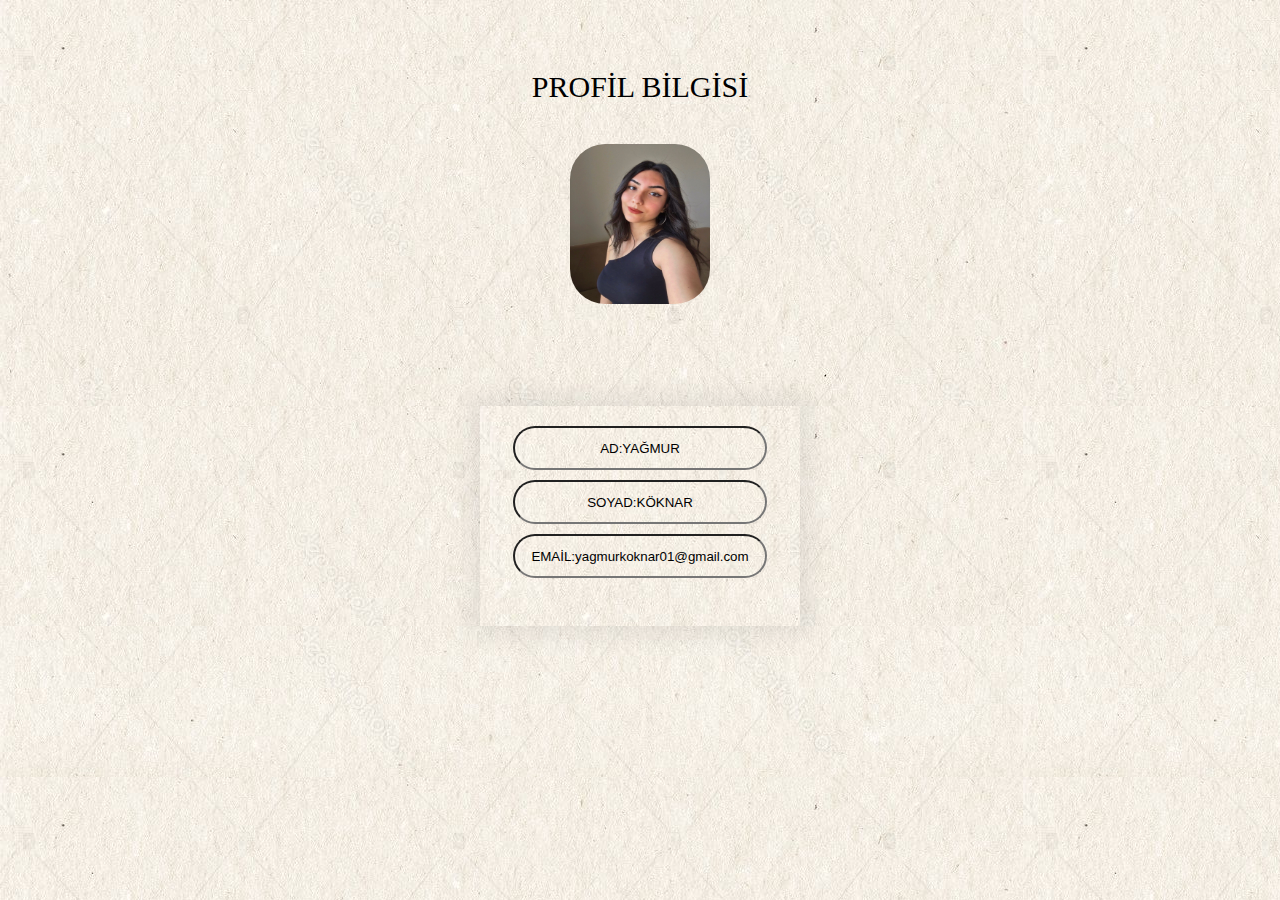
<file: SikayetVar/profil1/index.html>
<!DOCTYPE html>
<html lang="en">
<head>
    <meta charset="UTF-8">
    <meta http-equiv="X-UA-Compatible" content="IE=edge">
    <meta name="viewport" content="width=device-width, initial-scale=1.0">
    <title>Document</title>
    <link rel="stylesheet" href="style.css">
</head>
<body>
    <div class="navbar">PROFİL BİLGİSİ</div>
    <img class="foto" src="foto1.jpeg">
    <div class="ekran">
        <form action="#" class="kutu">
            <div class="kutu1">
                <input type="text" value="AD:YAĞMUR">
            </div>
            <div class="kutu2">
                <input type="text" value="SOYAD:KÖKNAR">
            </div>
            <div class="kutu3">
                <input type="text" value="EMAİL:yagmurkoknar01@gmail.com">
            </div>
        </form>

    </div>
</body>
</html>
</file>
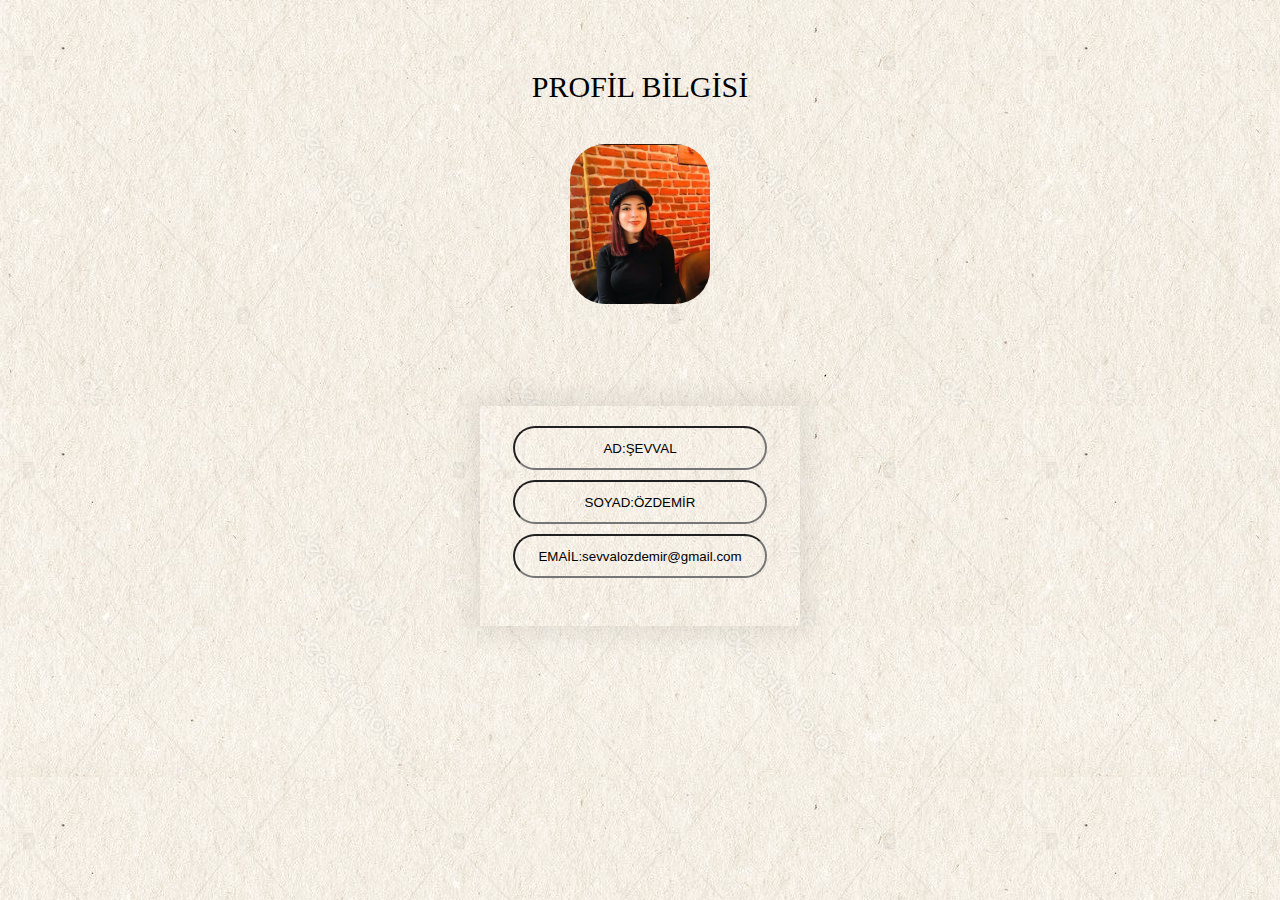
<file: SikayetVar/profil2/index.html>
<!DOCTYPE html>
<html lang="en">
<head>
    <meta charset="UTF-8">
    <meta http-equiv="X-UA-Compatible" content="IE=edge">
    <meta name="viewport" content="width=device-width, initial-scale=1.0">
    <title>Document</title>
    <link rel="stylesheet" href="style.css">
</head>
<body>
    <div class="navbar">PROFİL BİLGİSİ</div>
    <img class="foto" src="foto2.jpg">
    <div class="ekran">
        <form action="#" class="kutu">
            <div class="kutu1">
                <input type="text" value="AD:ŞEVVAL">
            </div>
            <div class="kutu2">
                <input type="text" value="SOYAD:ÖZDEMİR">
            </div>
            <div class="kutu3">
                <input type="text" value="EMAİL:sevvalozdemir@gmail.com">
            </div>
        </form>

    </div>
</body>
</html>
</file>
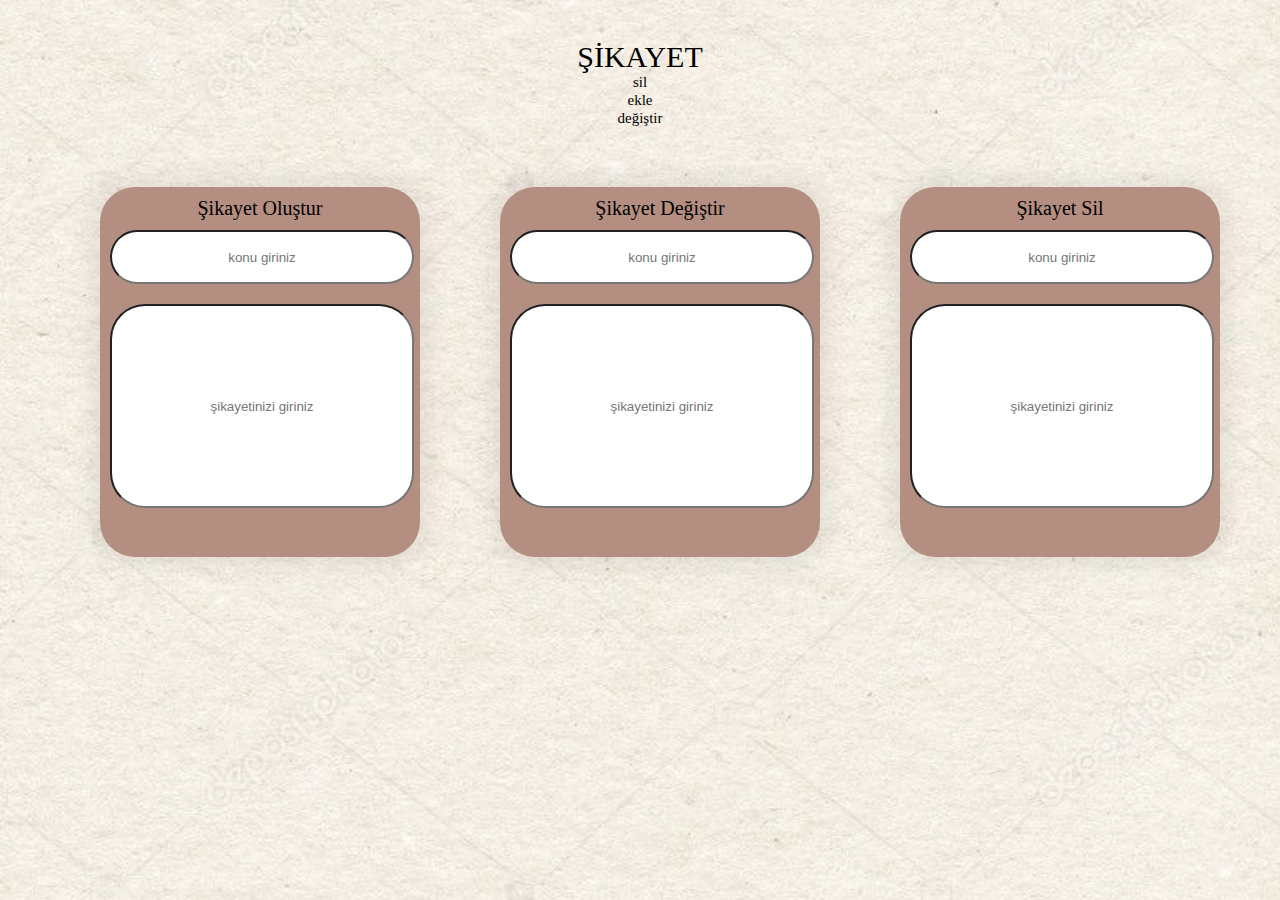
<file: SikayetVar/ŞikayetEkranı/index.html>
<!DOCTYPE html>
<html lang="en">
<head>
    <meta charset="UTF-8">
    <meta http-equiv="X-UA-Compatible" content="IE=edge">
    <meta name="viewport" content="width=device-width, initial-scale=1.0">
    <title>Document</title>
    <link rel="stylesheet" href="style.css">
</head>
<body>
<div class="anaekran">
    <div class="b1">ŞİKAYET</div>
    <div class="b2">sil</div>
    <div class="b3">ekle</div>
    <div class="b4">değiştir</div>
    <form class="sikayet1">
        <div class="baslik1">Şikayet Oluştur</div>
        <input type="text" placeholder="konu giriniz">
        <input class="text" type="text" placeholder="şikayetinizi giriniz">
    </form>
    <form class="sikayet2">
        <div class="baslik2">Şikayet Değiştir</div>
        <input type="text" placeholder="konu giriniz">
        <input class="text" type="text" placeholder="şikayetinizi giriniz">
    </form>
    <form class="sikayet3">
        <div class="baslik3">Şikayet Sil</div>
        <input type="text" placeholder="konu giriniz">
        <input class="text" type="text" placeholder="şikayetinizi giriniz">
    </form>
</div>
</body>
</html>
</file>
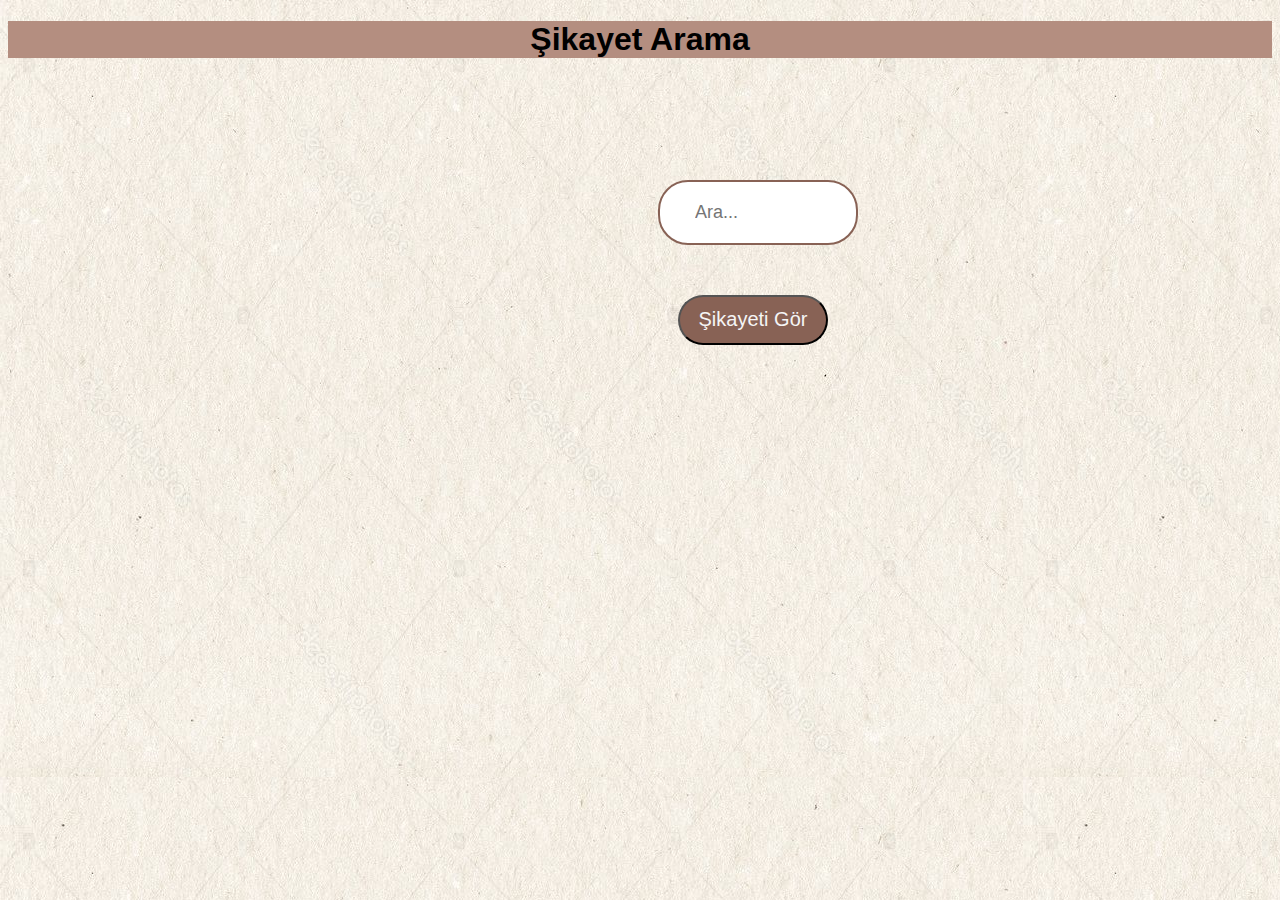
<file: SikayetVar/ŞikayetArama/sikayetarama.html>
<!DOCTYPE html>
<html lang="en">
<head>
    <meta charset="UTF-8">
    <meta http-equiv="X-UA-Compatible" content="IE=edge">
    <meta name="viewport" content="width=device-width, initial-scale=1.0">
    <link rel="stylesheet" href="style.css">
    <link rel="stylesheet" href="https://use.fontawesome.com/releases/v5.4.1/css/all.css" integrity="sha384-5sAR7xN1Nv6T6+dT2mhtzEpVJvfS3NScPQTrOxhwjIuvcA67KV2R5Jz6kr4abQsz" crossorigin="anonymous">
 
    <title>NeBuŞikayet</title>
</head>
<body>
    <div class="navbar">
        <h1 id="baslik">Şikayet Arama</h1>
    </div>
    <form>
        <div id="box">
            <input type="text" id="search" placeholder="Ara...">
            <i class="fa fa-search"></i>
        </div>
     </form>
<input type="button" class="btn"  value="Şikayeti Gör">

    

    
</body>
</html>
</file>
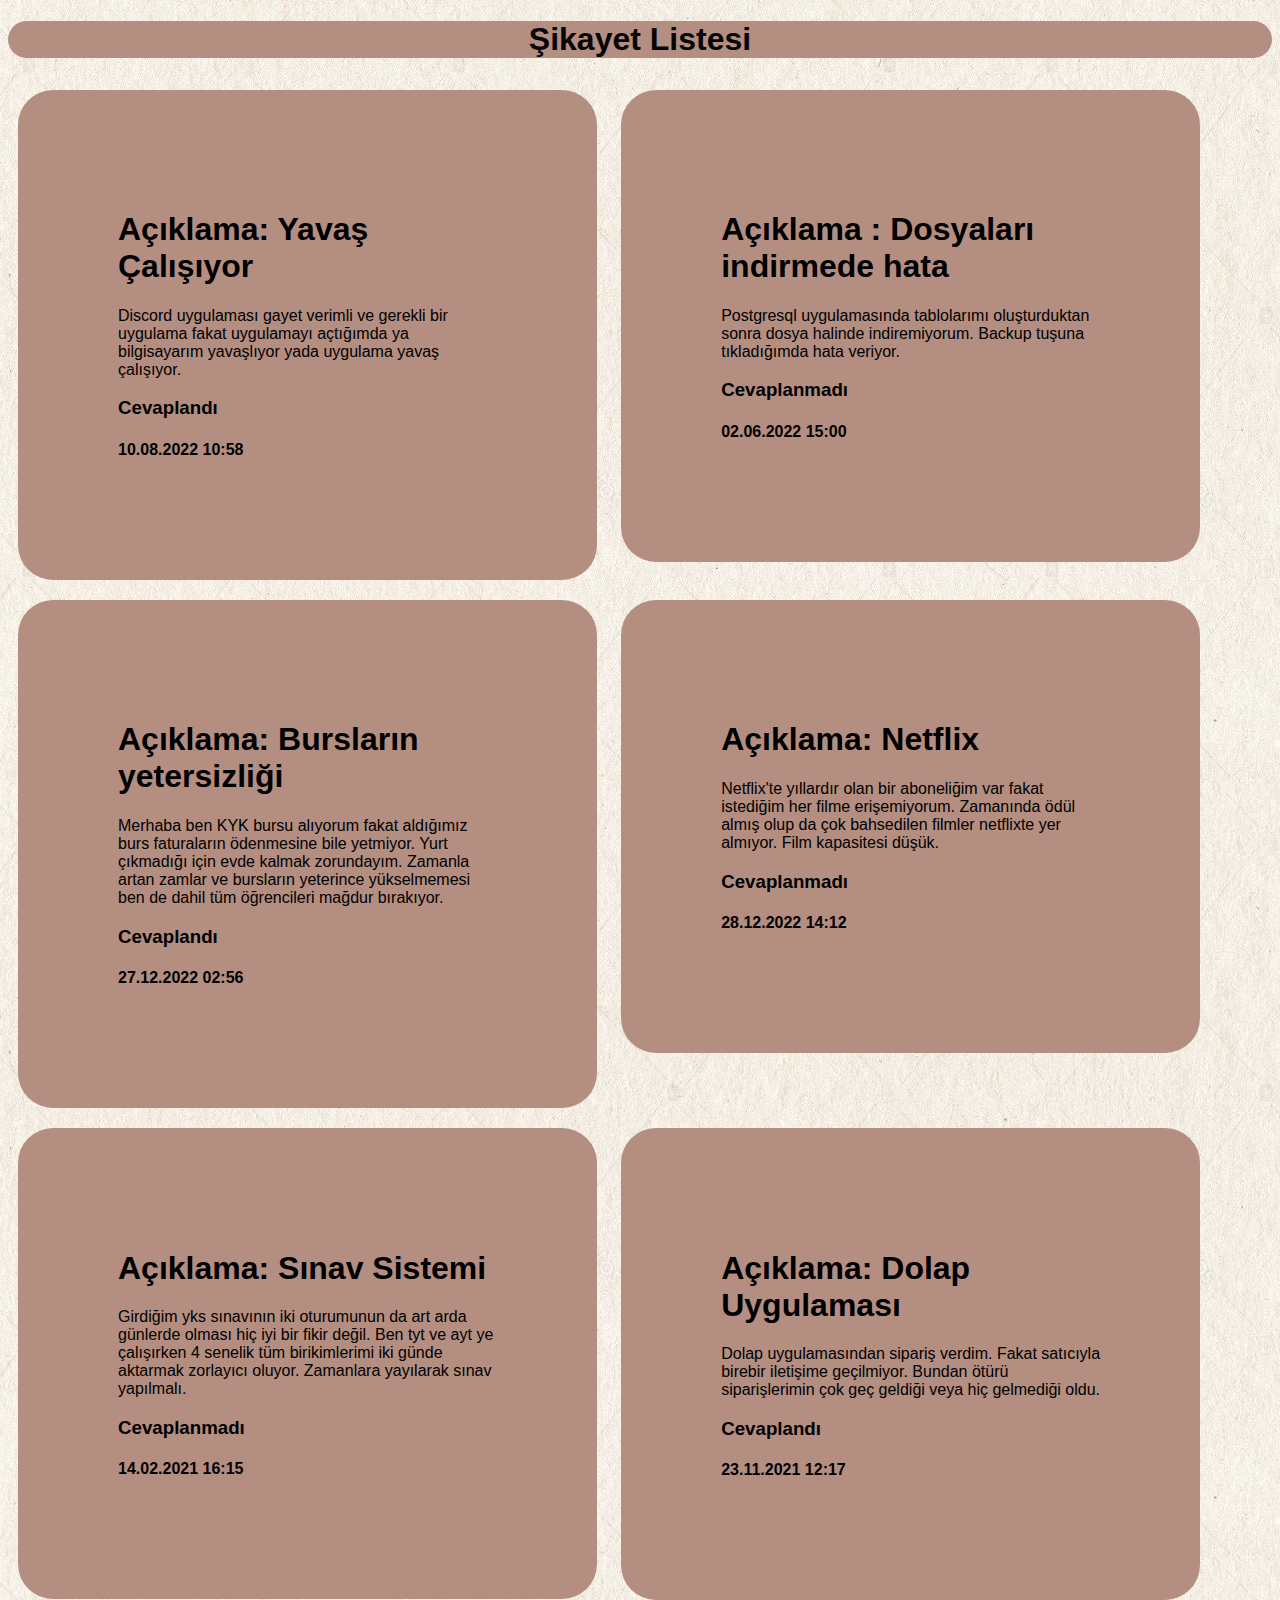
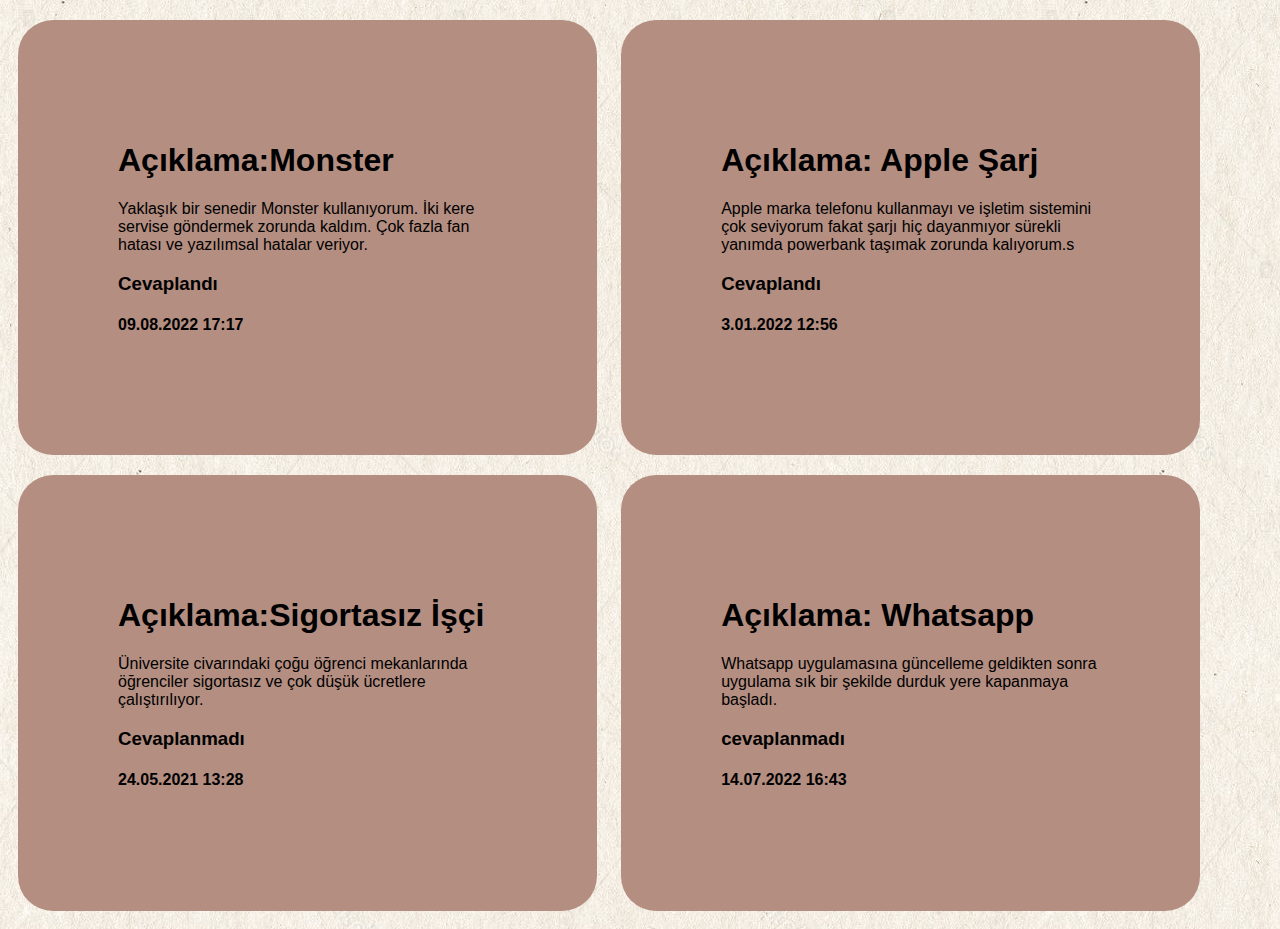
<file: SikayetVar/ŞikayetListele/sikayet.html>
<!DOCTYPE html>
<html lang="en">
<head>
    <meta charset="UTF-8">
    <meta http-equiv="X-UA-Compatible" content="IE=edge">
    <meta name="viewport" content="width=device-width, initial-scale=1.0">
    <link rel="stylesheet" href="style.css">
    <title>NeBuŞikayet</title>
</head>
<body>
    <div class="navbar">
        <h1 id="yazı">Şikayet Listesi</h1>
    </div>
    <div class="sikayetkutusu">
    <h1>Açıklama: Yavaş Çalışıyor </h1>
    
    <p>
       Discord uygulaması gayet verimli ve gerekli bir uygulama fakat uygulamayı açtığımda ya bilgisayarım yavaşlıyor yada uygulama yavaş çalışıyor.
    </p>
    <h3>Cevaplandı</h3>
    <h4>10.08.2022  10:58</h4>    
   </div>

 <div class="sikayetkutusu">
    <h1>Açıklama  : Dosyaları indirmede hata</h1>
    
    <p>
       Postgresql uygulamasında tablolarımı oluşturduktan sonra dosya halinde indiremiyorum. Backup tuşuna tıkladığımda hata veriyor.
        
    </p>
    <h3>Cevaplanmadı</h3>
    <h4>02.06.2022   15:00</h4>

 </div>

 <div class="sikayetkutusu">
    <h1>Açıklama: Bursların yetersizliği </h1>
    
    <p>
        Merhaba ben KYK bursu  alıyorum fakat aldığımız burs faturaların ödenmesine bile yetmiyor. Yurt çıkmadığı için evde kalmak zorundayım. Zamanla artan zamlar ve bursların yeterince yükselmemesi ben de dahil tüm öğrencileri mağdur bırakıyor. 
        
    </p>
    <h3>Cevaplandı</h3>
    <h4>27.12.2022   02:56</h4>
</div>

<div class="sikayetkutusu">
    <h1>Açıklama: Netflix</h1>
    
    <p>
       Netflix'te yıllardır olan bir aboneliğim var fakat istediğim her filme erişemiyorum. Zamanında ödül almış olup da çok bahsedilen filmler netflixte yer almıyor. Film kapasitesi düşük.
        
    </p>
    <h3>Cevaplanmadı</h3>
    <h4>28.12.2022   14:12</h4>
</div>

<div class="sikayetkutusu">
    <h1>Açıklama: Sınav Sistemi </h1>
    
    <p>
        Girdiğim yks sınavının iki oturumunun da art arda günlerde olması hiç iyi bir fikir değil. Ben tyt ve ayt ye çalışırken 4 senelik tüm birikimlerimi iki günde aktarmak zorlayıcı oluyor. Zamanlara yayılarak sınav yapılmalı.
        
    </p>
    <h3>Cevaplanmadı</h3>
    <h4>14.02.2021   16:15</h4>
</div>

<div class="sikayetkutusu">
    <h1>Açıklama: Dolap Uygulaması </h1>
    
    <p>
        Dolap uygulamasından sipariş verdim. Fakat satıcıyla birebir iletişime geçilmiyor. Bundan ötürü siparişlerimin çok geç geldiği veya hiç gelmediği oldu.
        
    </p>
    <h3>Cevaplandı</h3>
    <h4>23.11.2021   12:17</h4>
</div>

<div class="sikayetkutusu">
    <h1>Açıklama:Monster</h1>
    
    <p>
        Yaklaşık bir senedir Monster kullanıyorum. İki kere servise göndermek zorunda kaldım. Çok fazla fan hatası ve yazılımsal hatalar veriyor. 
        
    </p>
    <h3>Cevaplandı</h3>
    <h4>09.08.2022   17:17</h4>
</div>

<div class="sikayetkutusu">
    <h1>Açıklama: Apple Şarj </h1>
    
    <p>
        Apple marka telefonu kullanmayı ve işletim sistemini çok seviyorum fakat şarjı hiç dayanmıyor sürekli yanımda powerbank taşımak zorunda kalıyorum.s
        
    </p>
    <h3>Cevaplandı</h3>
    <h4>3.01.2022  12:56</h4>
</div>

<div class="sikayetkutusu">
    <h1>Açıklama:Sigortasız İşçi </h1>
    
    <p>
        Üniversite civarındaki çoğu öğrenci mekanlarında öğrenciler sigortasız ve çok düşük ücretlere çalıştırılıyor.
    </p>
    <h3>Cevaplanmadı</h3>
    <h4>24.05.2021   13:28</h4>
</div>

<div class="sikayetkutusu">
    <h1>Açıklama: Whatsapp</h1>
    
    <p>
        Whatsapp uygulamasına güncelleme geldikten sonra uygulama sık bir şekilde durduk yere kapanmaya başladı. 
        
    </p>
    <h3>cevaplanmadı</h3>
    <h4>14.07.2022    16:43</h4>
</div>
</body>
</html>
</file>
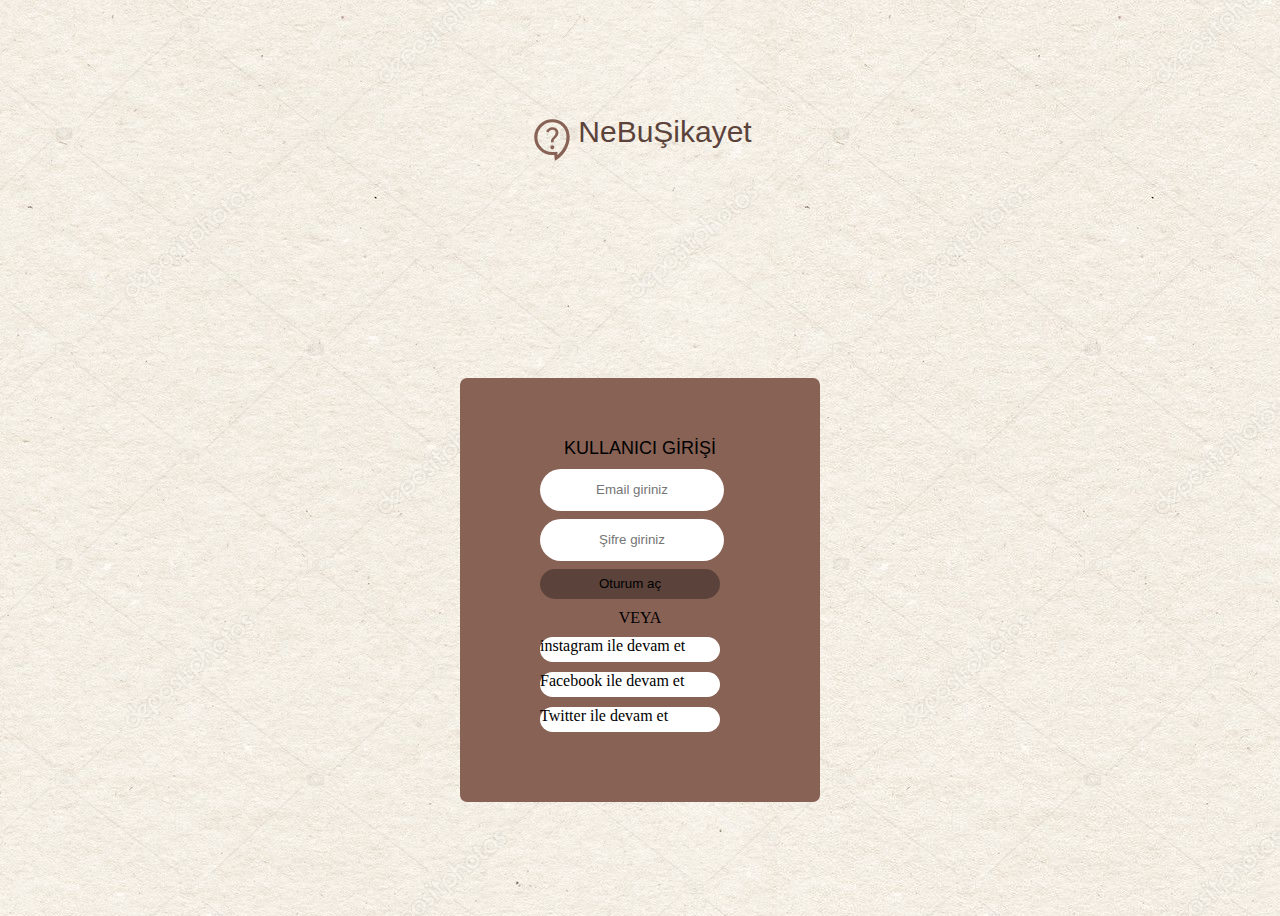
<file: SikayetVar/Giriş/Kullanıcı Girişi/kullanicigiris.html>
<!DOCTYPE html>
<html lang="en">
<head>
    <meta charset="UTF-8">
    <meta http-equiv="X-UA-Compatible" content="IE=edge">
    <meta name="viewport" content="width=device-width, initial-scale=1.0">
    <title>Kullanıcı Girişi</title>
    <link rel="stylesheet" href="loginn.css">
    <link rel="stylesheet" href="https://cdnjs.cloudflare.com/ajax/libs/font-awesome/6.2.1/css/all.min.css" integrity="sha512-MV7K8+y+gLIBoVD59lQIYicR65iaqukzvf/nwasF0nqhPay5w/9lJmVM2hMDcnK1OnMGCdVK+iQrJ7lzPJQd1w==" crossorigin="anonymous" referrerpolicy="no-referrer" />
    <link rel="stylesheet" href="https://fonts.googleapis.com/css2?family=Material+Symbols+Outlined:opsz,wght,FILL,GRAD@48,400,0,0" />
    
</head>
<body>
    
    <div class="anabaslik">NeBuŞikayet<span class="material-symbols-outlined" id="iconumuz" style="font-size:50px;">   contact_support    </span>

    </div>
    
    <div class="ekran">
    <form action="#">
    <div class="baslik">KULLANICI GİRİŞİ</div>  
    <div class="kutu">
        <input type="email" placeholder="Email giriniz">
        
    </div>
    <div class="kutu">
        <input type="password" placeholder="Şifre giriniz">
        
    </div>
    <div class="kutu3">
        <input type="button" value="Oturum aç">
        <div class="text">VEYA</div>
    
    </form>
    <div class="instagram"><a href="https://www.instagram.com/" style="text-decoration: none;" id="siyah"><i class="fa-brands fa-square-instagram" id="insta"></i>instagram ile devam et</a></div>
    <div class="facebook"><a href="https://tr-tr.facebook.com/" style="text-decoration: none;" id="siyah"><i class="fa-brands fa-square-facebook" id="face"></i>Facebook ile devam et</a></div>
    <div class="twitter"><a href="https://www.twitter.com/" style="text-decoration: none;" id="siyah"><i class="fa-brands fa-square-twitter" id="twit"></i>Twitter ile devam et</a></div>
</div>

</body>
</html>
</file>
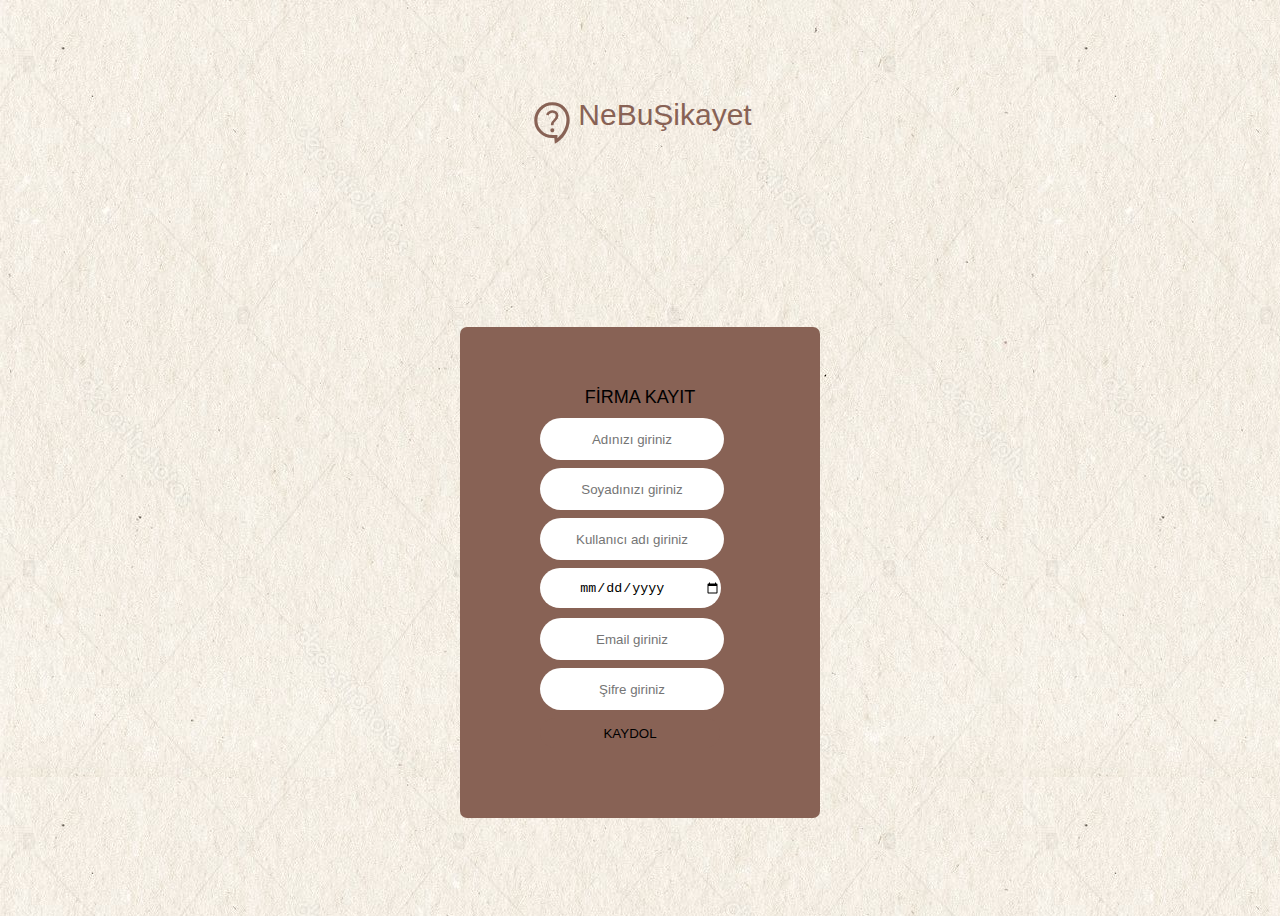
<file: SikayetVar/Kaydol/Firma Kayıt/firmakayit.html>
<!DOCTYPE html>
<html lang="en">
<head>
    <meta charset="UTF-8">
    <meta http-equiv="X-UA-Compatible" content="IE=edge">
    <meta name="viewport" content="width=device-width, initial-scale=1.0">
    <title>Kaydol</title>
    <link rel="stylesheet" href="firmastyle.css">
    <link rel="stylesheet" href="https://cdnjs.cloudflare.com/ajax/libs/font-awesome/6.2.1/css/all.min.css" integrity="sha512-MV7K8+y+gLIBoVD59lQIYicR65iaqukzvf/nwasF0nqhPay5w/9lJmVM2hMDcnK1OnMGCdVK+iQrJ7lzPJQd1w==" crossorigin="anonymous" referrerpolicy="no-referrer" />
    <link rel="stylesheet" href="https://fonts.googleapis.com/css2?family=Material+Symbols+Outlined:opsz,wght,FILL,GRAD@48,400,0,0" />
    
</head>
<body>
    
    <div class="anabaslik">NeBuŞikayet<span class="material-symbols-outlined" id="iconumuz" style="font-size:50px;">   contact_support    </span>

    </div>
    
    <div class="ekran">
    <form action="#">
    <div class="baslik">FİRMA KAYIT</div>  
    <div class="kutu">
        <input type="text" placeholder="Adınızı giriniz">
    </div>
    <div class="kutu">
        <input type="text" placeholder="Soyadınızı giriniz">
    </div>
    <div class="kutu">
        <input type="text" placeholder="Kullanıcı adı giriniz">
    </div>
    <div class="kutu">
        <input type="date" placeholder="Doğum tarihinizi giriniz" >
    </div>
    <div class="kutu">
        <input type="email" placeholder="Email giriniz">
        
    </div>
    <div class="kutu">
        <input type="password" placeholder="Şifre giriniz">
        
    </div>
    <div class="kutu3">
        <input type="button" value="KAYDOL">
       
    
    </form>
    
</div>

</body>
</html>
</file>
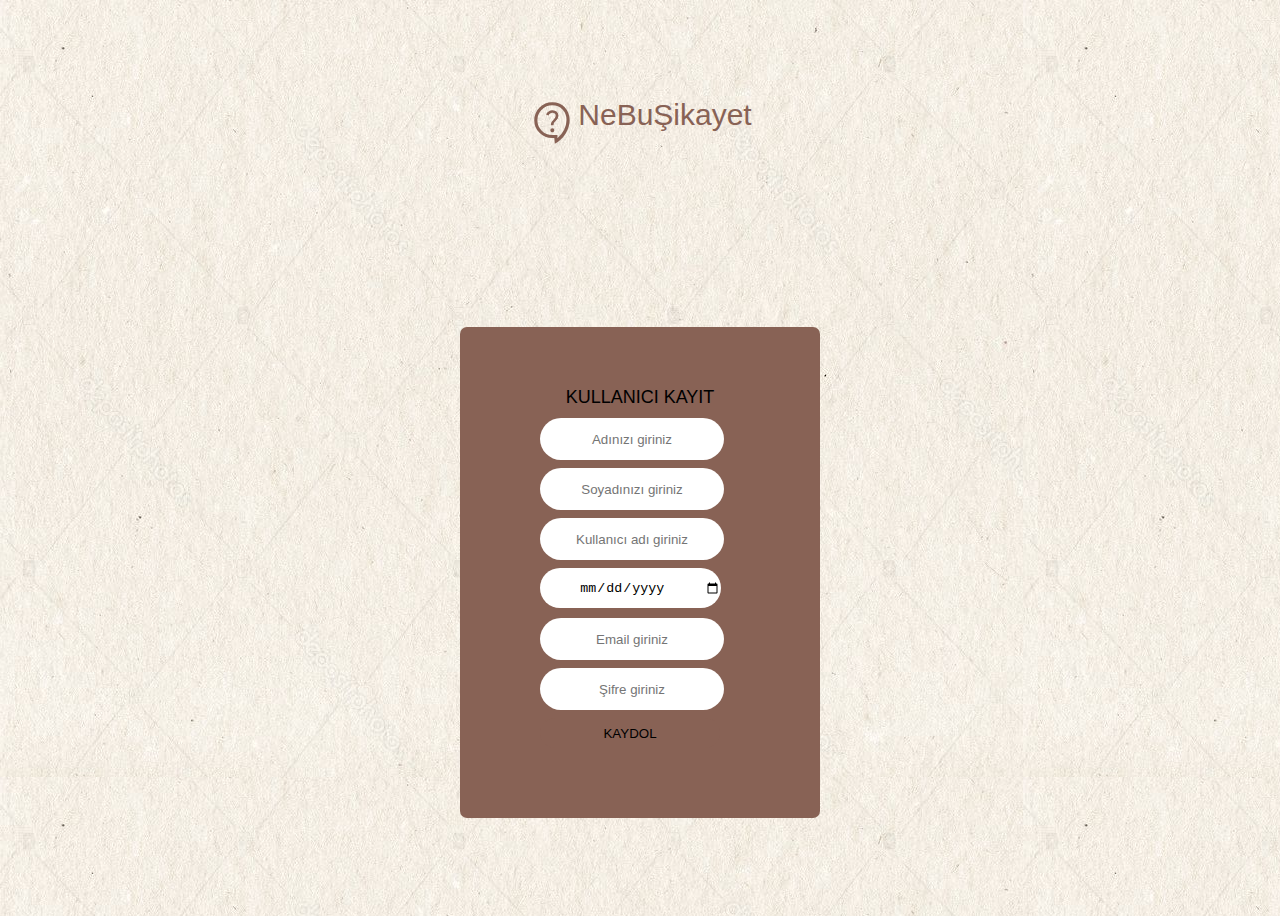
<file: SikayetVar/Kaydol/Kullanıcı Kayıt/kullanicikayit.html>
<!DOCTYPE html>
<html lang="en">
<head>
    <meta charset="UTF-8">
    <meta http-equiv="X-UA-Compatible" content="IE=edge">
    <meta name="viewport" content="width=device-width, initial-scale=1.0">
    <title>Kaydol</title>
    <link rel="stylesheet" href="kullanicistyle.css">
    <link rel="stylesheet" href="https://cdnjs.cloudflare.com/ajax/libs/font-awesome/6.2.1/css/all.min.css" integrity="sha512-MV7K8+y+gLIBoVD59lQIYicR65iaqukzvf/nwasF0nqhPay5w/9lJmVM2hMDcnK1OnMGCdVK+iQrJ7lzPJQd1w==" crossorigin="anonymous" referrerpolicy="no-referrer" />
    <link rel="stylesheet" href="https://fonts.googleapis.com/css2?family=Material+Symbols+Outlined:opsz,wght,FILL,GRAD@48,400,0,0" />
    
</head>
<body>
    
    <div class="anabaslik">NeBuŞikayet<span class="material-symbols-outlined" id="iconumuz" style="font-size:50px;">   contact_support    </span>

    </div>
    
    <div class="ekran">
    <form action="#">
    <div class="baslik">KULLANICI KAYIT</div>  
    <div class="kutu">
        <input type="text" placeholder="Adınızı giriniz">
    </div>
    <div class="kutu">
        <input type="text" placeholder="Soyadınızı giriniz">
    </div>
    <div class="kutu">
        <input type="text" placeholder="Kullanıcı adı giriniz">
    </div>
    <div class="kutu">
        <input type="date" placeholder="Doğum tarihinizi giriniz" >
    </div>
    <div class="kutu">
        <input type="email" placeholder="Email giriniz">
        
    </div>
    <div class="kutu">
        <input type="password" placeholder="Şifre giriniz">
        
    </div>
    <div class="kutu3">
        <input type="button" value="KAYDOL">
       
    
    </form>
    
</div>

</body>
</html>
</file>
<file: SikayetVar/profil1/style.css>
*{
    margin: 0;
    padding: 0;
}

.kutu{
    width: 300px;
    height: 200px;
    position: relative;
    margin: 8% auto;
    background-color: rgb(180, 142, 128);
    box-shadow: 0 0 20px 10px #6865641e;
    padding: 10px; 
}
.ekran{
    background-color:rgb(180, 142, 128);
}
.kutu1{
    margin-top: 10px;
    margin-bottom: 10px;
    text-align: center;
    background-color:rgb(180, 142, 128);
}

form input{
    border-radius: 30px;
    width: 250px;
    height: 40px;
    background-color:rgb(180, 142, 128);
}

form input[value]{
    text-align: center;
}
.kutu2{
    margin-top: 10px;
    margin-bottom: 10px;
    text-align: center;
}
.kutu3{
    margin-top: 10px;
    margin-bottom: 10px;
    text-align: center;
}

.foto{
    margin: auto;
    width: 140px;
    height: 160px;
    border-radius: 35px;
    display: block;
    margin-top: 110px;
    
    
}
*{
    background-image: url(krem.jpg);
}
.navbar{
    text-align: center;
    font-size: 30px;
    position: relative;
    top: 70px;
}
</file>
<file: SikayetVar/profil2/style.css>
*{
    margin: 0;
    padding: 0;
}

.kutu{
    width: 300px;
    height: 200px;
    position: relative;
    margin: 8% auto;
    background-color: rgb(180, 142, 128);
    box-shadow: 0 0 20px 10px #6865641e;
    padding: 10px; 
}
.ekran{
    background-color:rgb(180, 142, 128);
}
.kutu1{
    margin-top: 10px;
    margin-bottom: 10px;
    text-align: center;
    background-color:rgb(180, 142, 128);
}

form input{
    border-radius: 30px;
    width: 250px;
    height: 40px;
    background-color:rgb(180, 142, 128);
}

form input[value]{
    text-align: center;
}
.kutu2{
    margin-top: 10px;
    margin-bottom: 10px;
    text-align: center;
}
.kutu3{
    margin-top: 10px;
    margin-bottom: 10px;
    text-align: center;
}

.foto{
    margin: auto;
    width: 140px;
    height: 160px;
    border-radius: 35px;
    display: block;
    margin-top: 110px;
    
    
}
*{
    background-image: url(krem.jpg);
}
.navbar{
    text-align: center;
    font-size: 30px;
    position: relative;
    top: 70px;
}
</file>
<file: SikayetVar/ŞikayetEkranı/style.css>
*{
    margin: 0;
    padding: 0;
}
.anaekran{
    width: 100%;
    height: 100%;
    background-image: url(arkapln.jpeg);
    position: absolute;
    background-position: center;
    background-size: cover;
    background-attachment: fixed;

}
.sikayet1{
   width: 300px;
    height: 350px;
    position: relative;
    border-radius: 35px;
    margin: 8% auto;
    background-color: rgb(180, 142, 128);
    box-shadow: 0 0 20px 10px #6865641e;
    padding: 10px;
    overflow: hidden;
    position: absolute;
    left: 100px;
} 
.sikayet2{
    width: 300px;
     height: 350px;
     position: relative;
     border-radius: 35px;
     margin: 8% auto;
     background-color: rgb(180, 142, 128);
     box-shadow: 0 0 20px 10px #6865641e;
     padding: 10px;
     overflow: hidden;
     position: absolute;
    left: 500px;
     
 } 
 .sikayet3{
    width: 300px;
     height: 350px;
     position: relative;
     border-radius: 35px;
     margin: 8% auto;
     background-color: rgb(180, 142, 128);
     box-shadow: 0 0 20px 10px #6865641e;
     padding: 10px;
     overflow: hidden;
     position: absolute;
    left: 900px;
 } 
 form input{
    border-radius: 35px;
    height: 50px;
    width: 300px;
    margin-top: 10px;
    margin-bottom: 10px;
 }
 form input[placeholder]{
    text-align: center;
 }
 form input.text{
    height: 200px;
 }
 .baslik1{
    text-align: center;
    font-size: 20px;
 }
 .baslik2{
    text-align: center;
    font-size: 20px;
 }
 .baslik3{
    text-align: center;
    font-size: 20px;
 }
 .b1{
    text-align: center;
    font-size: 30px;
    position: relative;
    top: 40px;
 }
 .b2{
    text-align: center;
    font-size: 15px;
    position: relative;
    top: 40px;
    left: 100;
 }
 .b3{
    text-align: center;
    font-size: 15px;
    position: relative;
    top: 41px;
 }
 .b4{
    text-align: center;
    font-size: 15px;
    position: relative;
    top: 42px;
 }
</file>
<file: SikayetVar/ŞikayetArama/style.css>
body{
    background-image: url(krem.jpg);
}

.navbar{
    background-color: rgb(180,142, 128);
    color: black;
    font-family: 'Gill Sans', 'Gill Sans MT', Calibri, 'Trebuchet MS', sans-serif;
    text-align: center;
    width: 100%;
}



#box {
    max-width: 300px;
    position: relative;
    text-align: center;
    left: 600px;
    top: 100px;
    
    
   
}
 
#box .fa-search {
    position: absolute;
    top: 200px;
    left: 900px;
    font-size: 20px;
    color:rgb(87, 65, 57);
}
 
#search {
    width: 200px;
    box-sizing: border-box;
    border: 2px solid rgb(136, 98, 85);
    border-radius: 30px;
    font-size:18px;
    padding: 20px 35px 20px 35px;
    -moz-transition: width 0.4s ease-in-out;
    -o-transition: width 0.4s ease-in-out;
    -webkit-transition: width 0.4s ease-in-out;
    transition: width 0.4s ease-in-out;
}
 
#search:focus {
    width: 100%;
}

.btn{
    border-radius: 35px;
    background-color: rgb(136, 98, 85);
    color: whitesmoke;
    font-family: 'Gill Sans', 'Gill Sans MT', Calibri, 'Trebuchet MS', sans-serif;
   width: 150px;
   height: 50px;
   font-size: 20px;
  margin-top: 150px;
  margin-left: 670px;
}

.btn:hover{
    background-color: whitesmoke;
    color: rgb(136, 98, 85);
    transition: 0.2s;

}
</file>
<file: SikayetVar/ŞikayetListele/style.css>
body{
    background-image: url(krem.jpg);
}

.sikayetkutusu{
    margin: 10px;
    padding: 100px;
    border-radius: 35px;
    color: black;
    display: inline-table;
    background-color: rgb(180,142, 128);
    width: 30%;
    height: 30%;
    border: 1px;
    font-family: 'Gill Sans', 'Gill Sans MT', Calibri, 'Trebuchet MS', sans-serif;
    


}

.navbar{
    font-family: 'Gill Sans', 'Gill Sans MT', Calibri, 'Trebuchet MS', sans-serif;
    background-color: rgb(180,142, 128);
    color: rgb(5, 5, 5);
    text-align: center;
    border-radius: 25px;

}

#yazı:hover{
    color: rgb(180,142, 128);
    background-color: black;

}

.sikayetkutusu:hover{
    color: rgb(180,142, 128);
    background-color: black;
}
</file>
<file: SikayetVar/Giriş/Kullanıcı Girişi/loginn.css>
.material-symbols-outlined{
    color:rgb(136, 98, 85);
    float:left;
    
    
    
    
}

.anabaslik{
    
    font-size: 30px;
    font-family: 'Gill Sans', 'Gill Sans MT', Calibri, 'Trebuchet MS', sans-serif;
    color:rgb(91, 67, 59);
    
}
.baslik{
  margin: auto;
  align-items: center;
  font-family: 'Gill Sans', 'Gill Sans MT', Calibri, 'Trebuchet MS', sans-serif;
  font-size: large;
  margin-top: auto;
  
}
.ekran{
    background-color:rgb(136, 98, 85);
    max-width: 200px;
    width: 100%;
    border-radius: 7px;
    padding: 60px 80px;
    
    
}
body{
    display: grid;
    place-items: center;
    height: 100vh;
    
}


.kutu{
   width: 50px;
   height: 50px;
}


form input[type="email"] , form input[type="password"] {
    margin-top: 10px;
    margin-bottom: 10px;
    border-radius: 30px;
    width: 180px;
    height: 40px;
    border: none;
}
form input[type="button"] {
    margin-top: 10px;
    margin-bottom: 10px;
    border-radius: 30px;
    height: 30px;
    width: 180px;
    background-color:rgb(91, 67, 59);
    border: none;
    
    
}

form input[type="button"]:hover{
    background-color: black;
    transition: .5s;
    border: none;
    color: whitesmoke;
    cursor: pointer;
}
form input[placeholder]{
    text-align: center;
}
 .baslik{
    color:black;
    text-align: center;
 }
 .text{
    color:black;
    text-align: center;
 }
 .instagram{
    margin-top: 10px;
    margin-bottom: 10px;
    display: block;
    text-decoration: none;
    border-radius: 30px;
    background-color: white;
    height: 25px;
    width: 180px;
    text-decoration: none;
    
 }

 .facebook{
    margin-top: 10px;
    margin-bottom: 10px;
    display: block;
    text-decoration: none;
    border-radius: 30px;
    background-color: white;
    height: 25px;
    width: 180px;
    
    color: black;

 }

 .twitter{
    margin-top: 10px;
    margin-bottom: 10px;
    display: block;
    text-decoration: none;
    border-radius: 30px;
    background-color: white;
    height: 25px;
    width: 180px;
    text-decoration: none;
 }

 .instagram:hover{
    background-color: rgb(91, 67, 59);
    color:white
 }

 .facebook:hover{
    background-color:rgb(91, 67, 59);
    color:white
 }

 .twitter:hover{
    background-color:rgb(91, 67, 59);
    color:white
 }
 body{
    background-image: url(arkapln.jpeg);
 }

 #insta{
   color: rgb(130, 42, 168);
 }

 #face{
   color: rgb(8, 8, 167);
 }

 #twit{
   color: rgb(41, 162, 237);
 }

 #siyah{
   color: black;
 }
</file>
<file: SikayetVar/Kaydol/Firma Kayıt/firmastyle.css>
.material-symbols-outlined{
    color:rgb(136, 98, 85);
    float:left;
    
    
    
    
}

.anabaslik{
    
    font-size: 30px;
    font-family: 'Gill Sans', 'Gill Sans MT', Calibri, 'Trebuchet MS', sans-serif;
    color:rgb(136, 98, 85);
    
}
.baslik{
  margin: auto;
  align-items: center;
  font-family: 'Gill Sans', 'Gill Sans MT', Calibri, 'Trebuchet MS', sans-serif;
  font-size: large;
  margin-top: auto;
  
}
.ekran{
    background-color:rgb(136, 98, 85);
    max-width: 200px;
    width: 100%;
    border-radius: 7px;
    padding: 60px 80px;
    
    
}
body{
    display: grid;
    place-items: center;
    height: 100vh;
    
}


.kutu{
   width: 50px;
   height: 50px;
}



form input[type="email"] , form input[type="password"], form input[type="text"], form input[type="date"] {
    margin-top: 10px;
    margin-bottom: 10px;
    border-radius: 30px;
    width: 180px;
    height: 40px;
    border: none;
}
form input[type="button"] {
    margin-top: 10px;
    margin-bottom: 10px;
    border-radius: 30px;
    height: 30px;
    width: 180px;
    background-color:rgb(136, 98, 85);
    border: none;
    
    
}

form input[type="button"]:hover{
    background-color: black;
    transition: .5s;
    border: none;
    color: whitesmoke;
    cursor: pointer;
}
form input[placeholder]{
    text-align: center;
}
 .baslik{
    color:black;
    text-align: center;
 }
 .text{
    color:black;
    text-align: center;
 }
 .instagram{
    margin-top: 10px;
    margin-bottom: 10px;
    display: block;
    text-decoration: none;
    border-radius: 30px;
    background-color: white;
    height: 25px;
    width: 180px;
    text-decoration: none;
    
 }

 .facebook{
    margin-top: 10px;
    margin-bottom: 10px;
    display: block;
    text-decoration: none;
    border-radius: 30px;
    background-color: white;
    height: 25px;
    width: 180px;
    
    color: black;

 }

 .twitter{
    margin-top: 10px;
    margin-bottom: 10px;
    display: block;
    text-decoration: none;
    border-radius: 30px;
    background-color: white;
    height: 25px;
    width: 180px;
    text-decoration: none;
 }

 .instagram:hover{
    background-color: rgb(136, 98, 85);
    color:white
 }

 .facebook:hover{
    background-color: rgb(136, 98, 85);
    color:white
 }

 .twitter:hover{
    background-color:rgb(136, 98, 85);
    color:white
 }
 body{
    background-image: url(krem.jpg);
 }

 #insta{
   color: rgb(130, 42, 168);
 }

 #face{
   color: rgb(8, 8, 167);
 }

 #twit{
   color: rgb(41, 162, 237);
 }

 #siyah{
   color: black;
 }
</file>
<file: SikayetVar/Kaydol/Kullanıcı Kayıt/kullanicistyle.css>
.material-symbols-outlined{
    color:rgb(136, 98, 85);
    float:left;
    
    
    
    
}

.anabaslik{
    
    font-size: 30px;
    font-family: 'Gill Sans', 'Gill Sans MT', Calibri, 'Trebuchet MS', sans-serif;
    color:rgb(136, 98, 85);
    
}
.baslik{
  margin: auto;
  align-items: center;
  font-family: 'Gill Sans', 'Gill Sans MT', Calibri, 'Trebuchet MS', sans-serif;
  font-size: large;
  margin-top: auto;
  
}
.ekran{
    background-color:rgb(136, 98, 85);
    max-width: 200px;
    width: 100%;
    border-radius: 7px;
    padding: 60px 80px;
    
    
}
body{
    display: grid;
    place-items: center;
    height: 100vh;
    
}


.kutu{
   width: 50px;
   height: 50px;
}



form input[type="email"] , form input[type="password"], form input[type="text"], form input[type="date"] {
    margin-top: 10px;
    margin-bottom: 10px;
    border-radius: 30px;
    width: 180px;
    height: 40px;
    border: none;
}
form input[type="button"] {
    margin-top: 10px;
    margin-bottom: 10px;
    border-radius: 30px;
    height: 30px;
    width: 180px;
    background-color:rgb(136, 98, 85);
    border: none;
    
    
}

form input[type="button"]:hover{
    background-color: black;
    transition: .5s;
    border: none;
    color: whitesmoke;
    cursor: pointer;
}
form input[placeholder]{
    text-align: center;
}
 .baslik{
    color:black;
    text-align: center;
 }
 .text{
    color:black;
    text-align: center;
 }
 .instagram{
    margin-top: 10px;
    margin-bottom: 10px;
    display: block;
    text-decoration: none;
    border-radius: 30px;
    background-color: white;
    height: 25px;
    width: 180px;
    text-decoration: none;
    
 }

 .facebook{
    margin-top: 10px;
    margin-bottom: 10px;
    display: block;
    text-decoration: none;
    border-radius: 30px;
    background-color: white;
    height: 25px;
    width: 180px;
    
    color: black;

 }

 .twitter{
    margin-top: 10px;
    margin-bottom: 10px;
    display: block;
    text-decoration: none;
    border-radius: 30px;
    background-color: white;
    height: 25px;
    width: 180px;
    text-decoration: none;
 }

 .instagram:hover{
    background-color: rgb(136, 98, 85);
    color:white
 }

 .facebook:hover{
    background-color: rgb(136, 98, 85);
    color:white
 }

 .twitter:hover{
    background-color:rgb(136, 98, 85);
    color:white
 }
 body{
    background-image: url(krem.jpg);
 }

 #insta{
   color: rgb(130, 42, 168);
 }

 #face{
   color: rgb(8, 8, 167);
 }

 #twit{
   color: rgb(41, 162, 237);
 }

 #siyah{
   color: black;
 }
</file>
